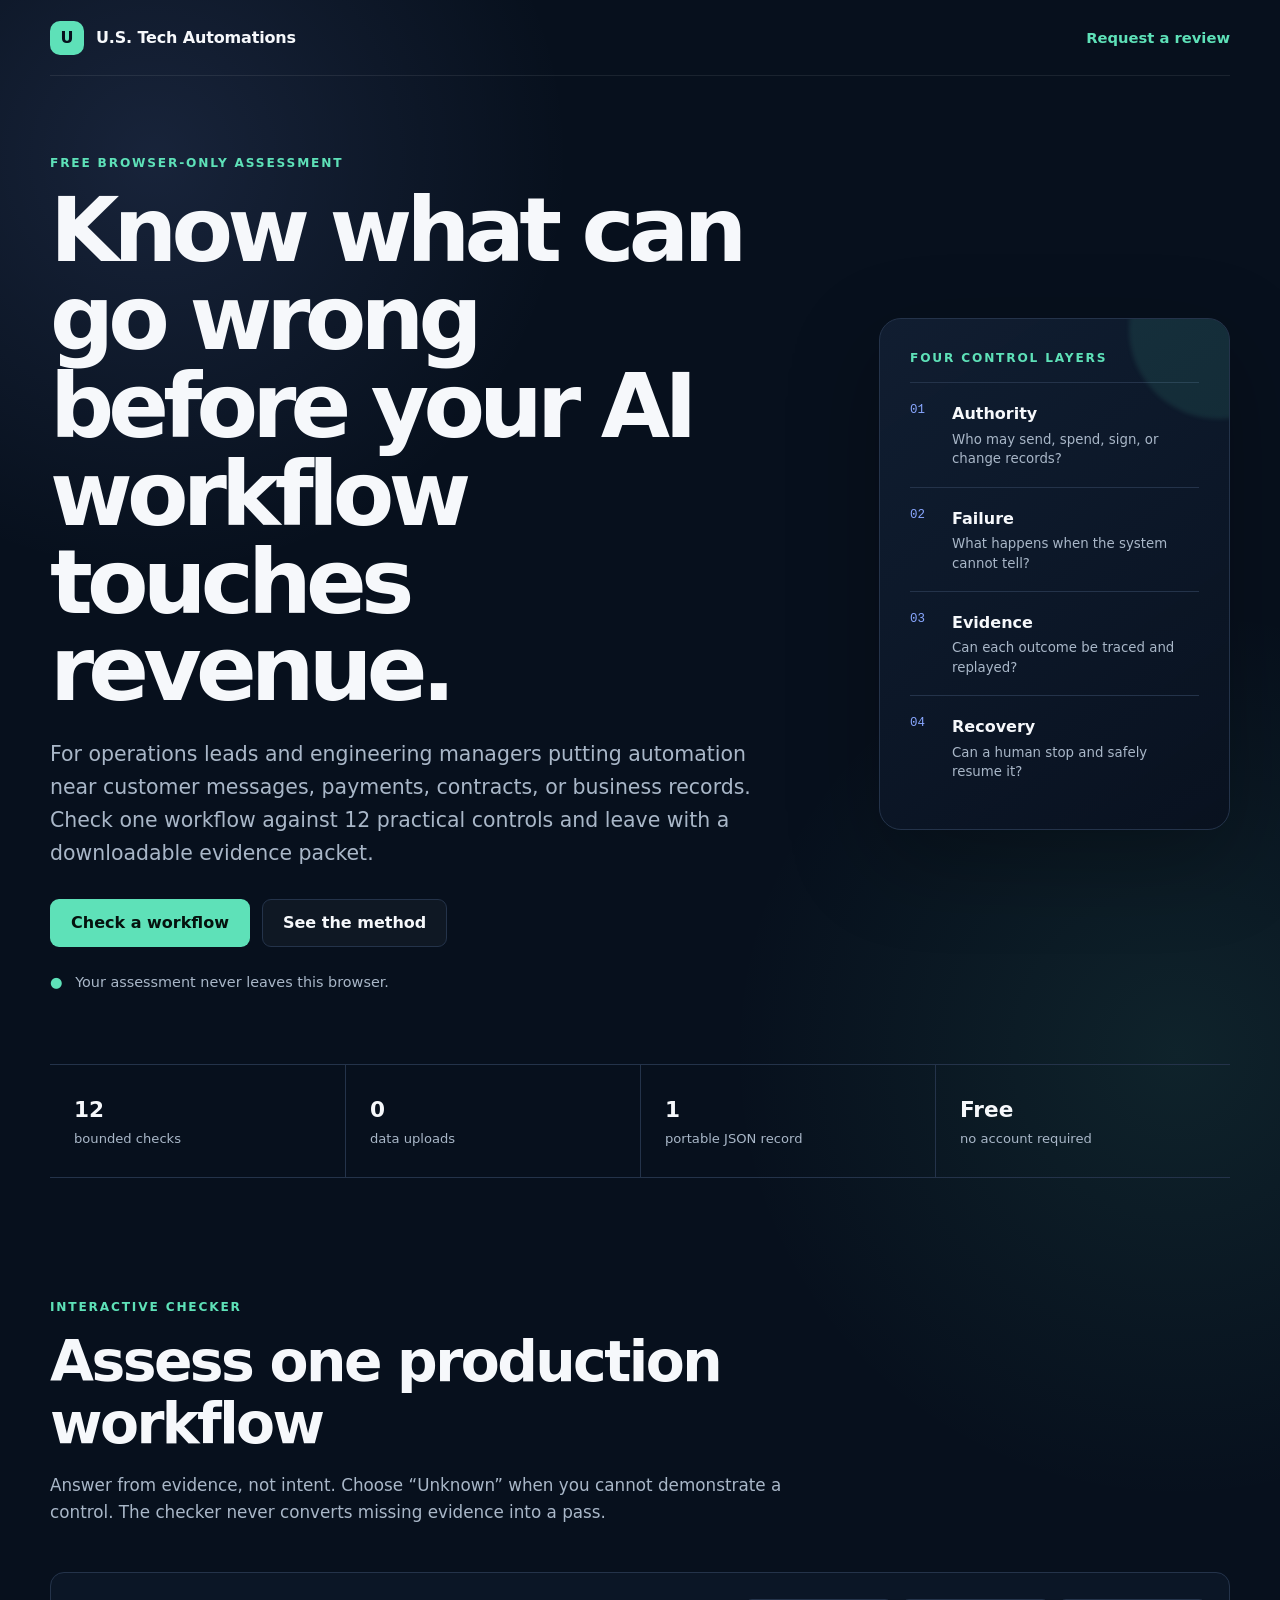
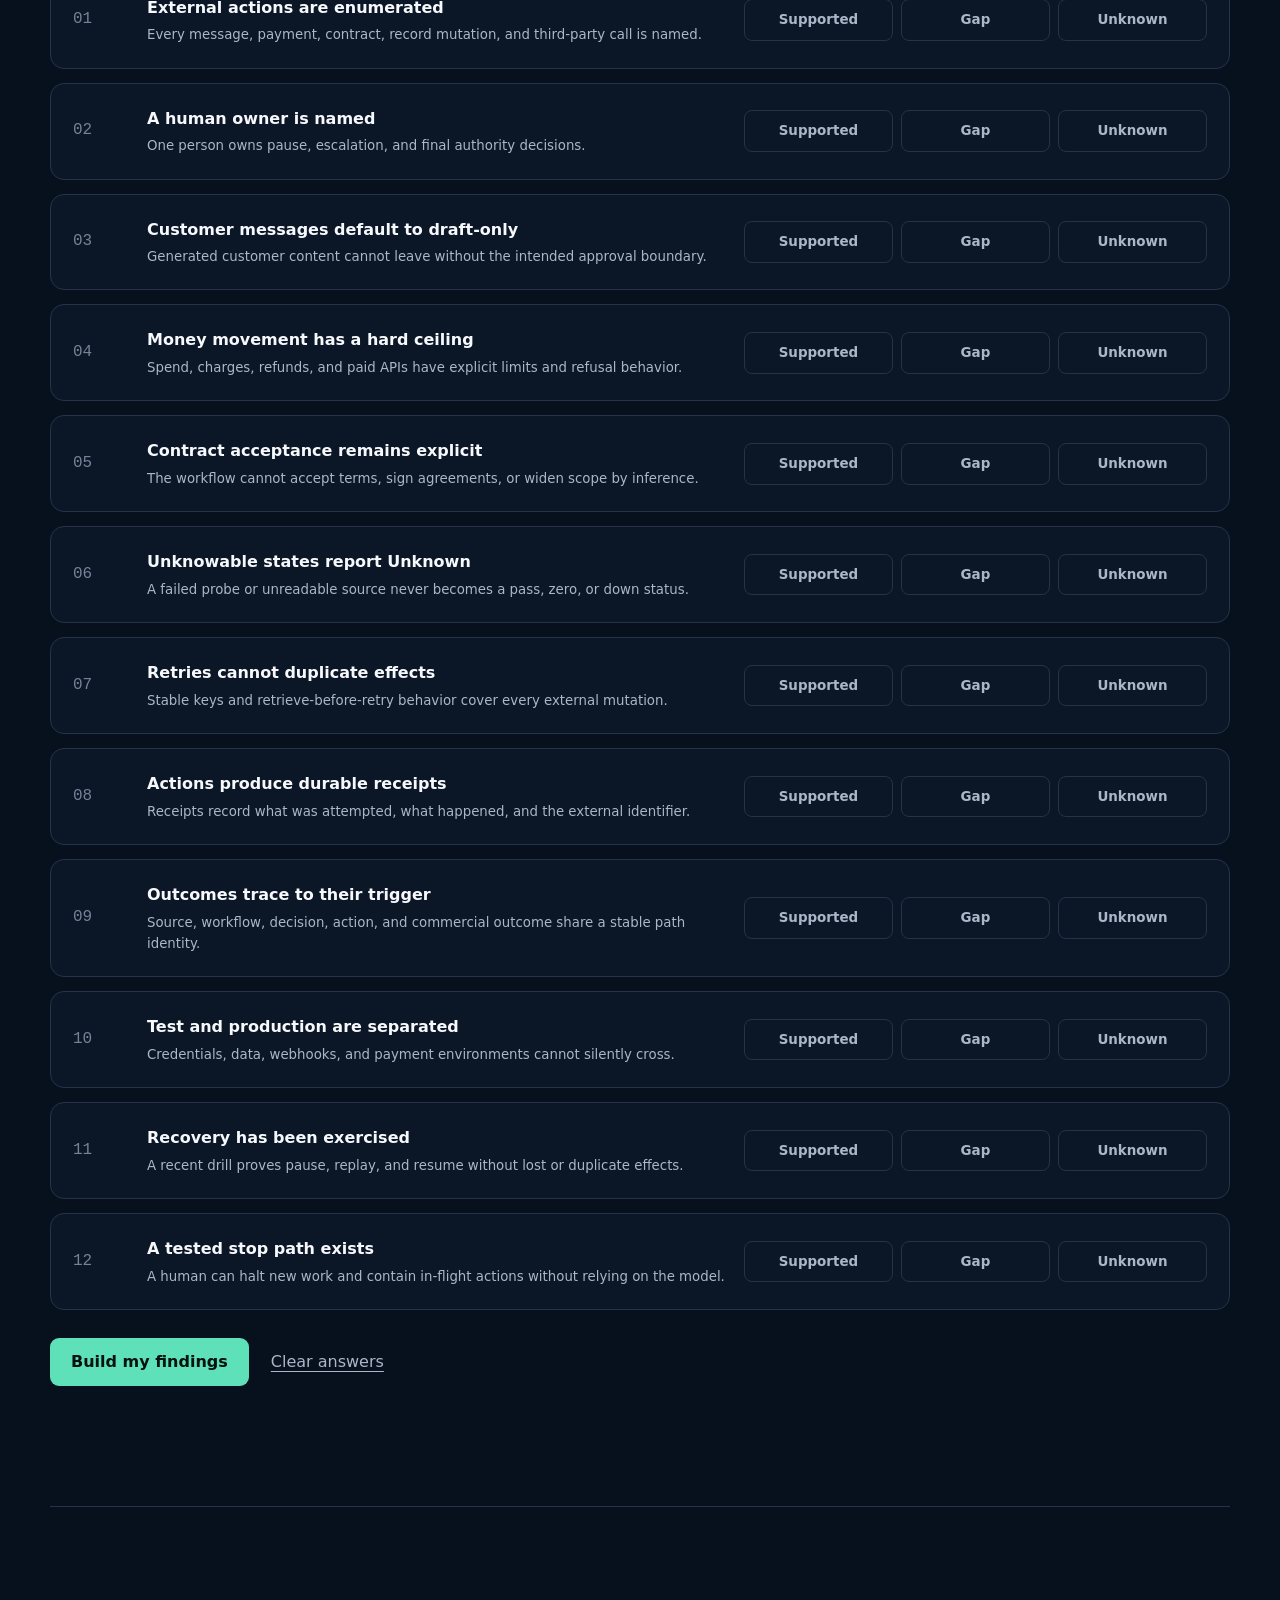
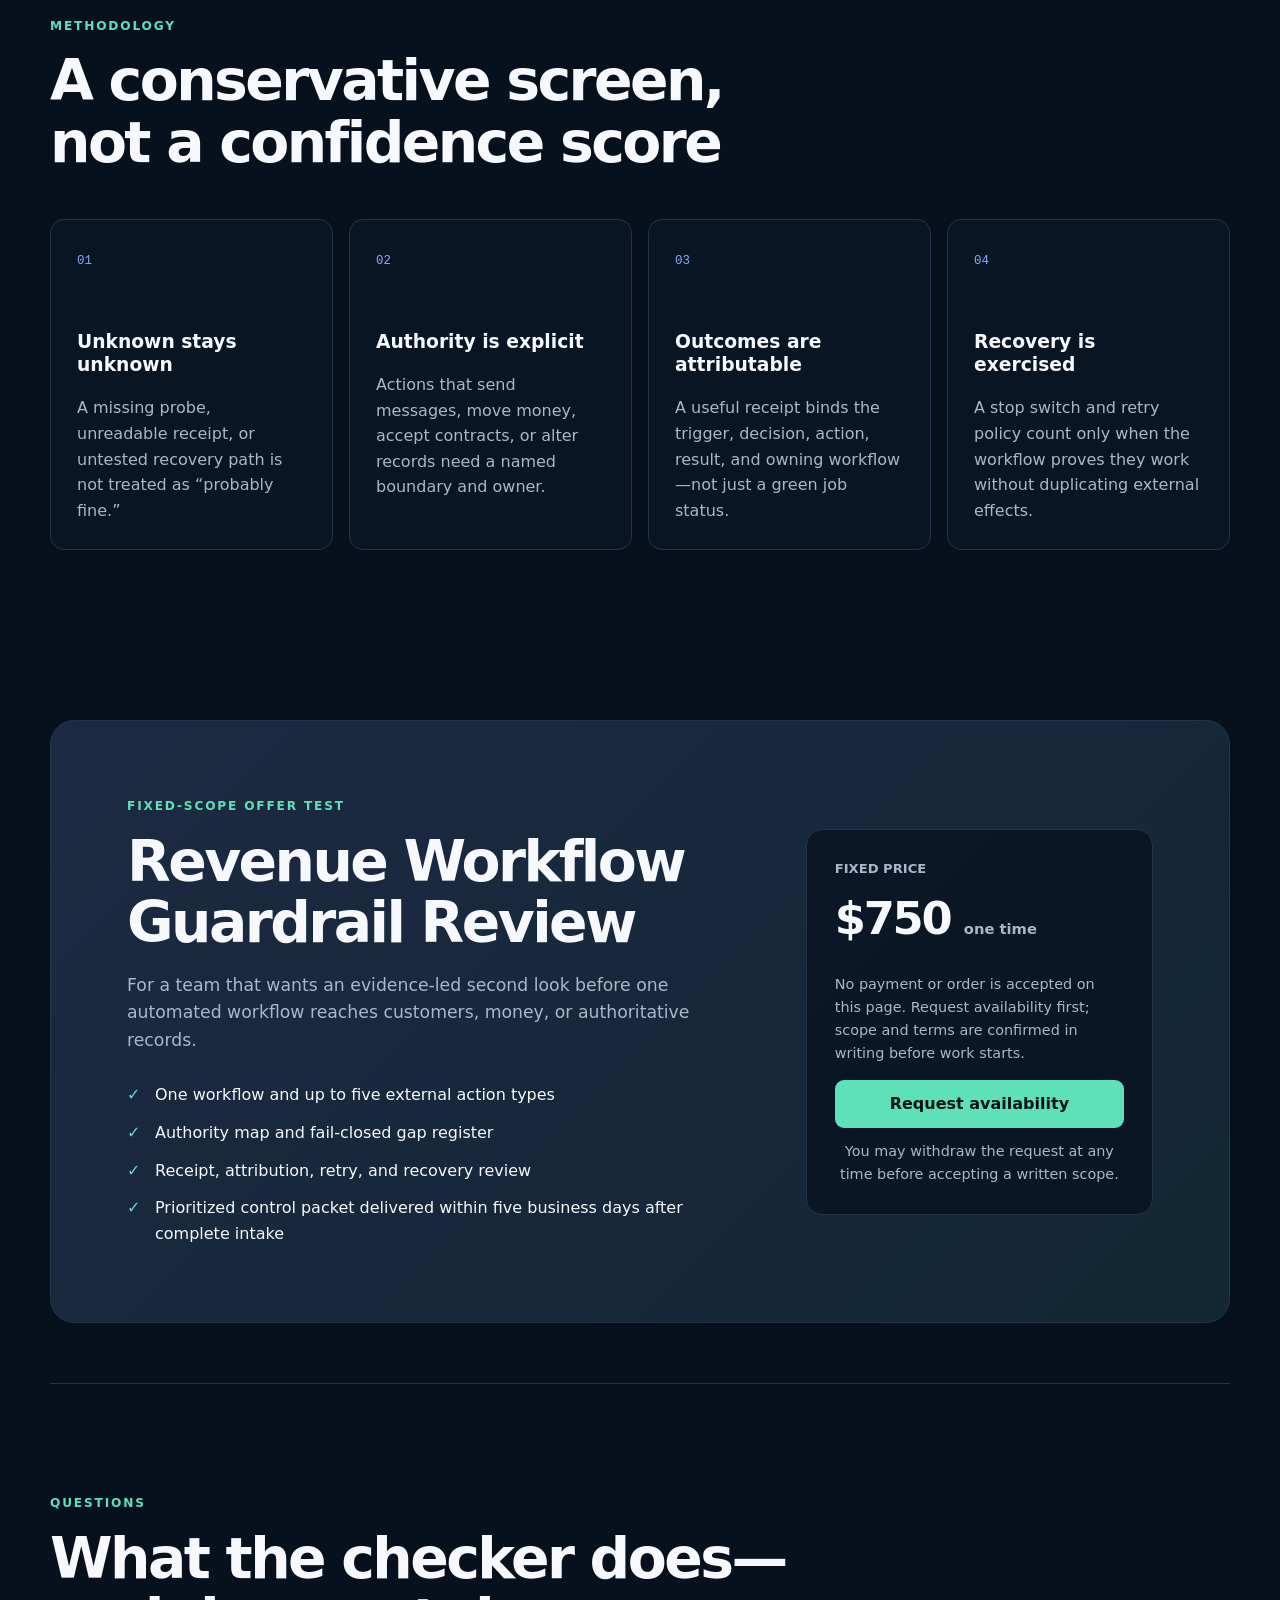
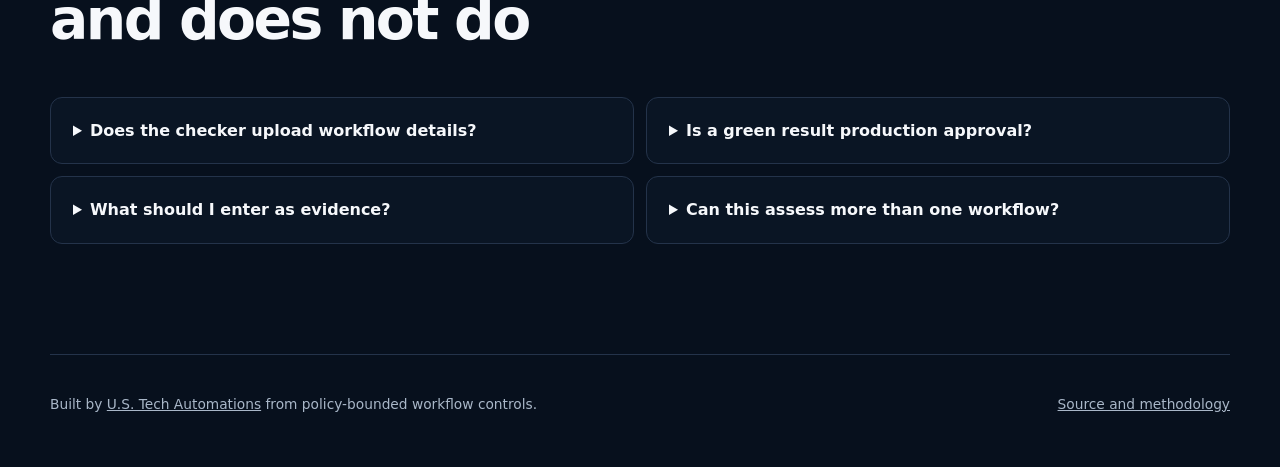
<file: index.html>
<!doctype html>
<html lang="en">
<head>
  <meta charset="utf-8">
  <meta name="viewport" content="width=device-width, initial-scale=1">
  <meta name="description" content="A free, browser-only checklist for teams putting AI workflows near customer messages, payments, or business records.">
  <meta name="robots" content="index,follow">
  <meta name="theme-color" content="#09111f">
  <meta property="og:type" content="website">
  <meta property="og:title" content="Revenue Workflow Guardrail Checker">
  <meta property="og:description" content="Find missing authority, failure, and evidence controls before an automated workflow reaches production.">
  <meta property="og:url" content="https://ustechautomations.github.io/revenue-workflow-guardrail-checker/">
  <title>Revenue Workflow Guardrail Checker | U.S. Tech Automations</title>
  <link rel="canonical" href="https://ustechautomations.github.io/revenue-workflow-guardrail-checker/">
  <link rel="icon" href="favicon.svg" type="image/svg+xml">
  <link rel="stylesheet" href="styles.css">
  <script defer src="app.js"></script>
  <script type="application/ld+json">
  {
    "@context": "https://schema.org",
    "@type": "SoftwareApplication",
    "name": "Revenue Workflow Guardrail Checker",
    "applicationCategory": "BusinessApplication",
    "operatingSystem": "Any modern browser",
    "isAccessibleForFree": true,
    "url": "https://ustechautomations.github.io/revenue-workflow-guardrail-checker/",
    "provider": {
      "@type": "Organization",
      "name": "U.S. Tech Automations",
      "url": "https://ustechautomations.com/"
    }
  }
  </script>
</head>
<body>
  <header class="site-header">
    <a class="brand" href="https://ustechautomations.com/" aria-label="U.S. Tech Automations home">
      <span class="brand-mark" aria-hidden="true">U</span>
      <span>U.S. Tech Automations</span>
    </a>
    <a class="header-link" href="#review-offer">Request a review</a>
  </header>

  <main>
    <section class="hero">
      <div class="hero-copy">
        <p class="eyebrow">Free browser-only assessment</p>
        <h1>Know what can go wrong before your AI workflow touches revenue.</h1>
        <p class="lede">For operations leads and engineering managers putting automation near customer messages, payments, contracts, or business records. Check one workflow against 12 practical controls and leave with a downloadable evidence packet.</p>
        <div class="hero-actions">
          <a class="button button-primary" href="#checker">Check a workflow</a>
          <a class="button button-secondary" href="#methodology">See the method</a>
        </div>
        <p class="privacy-line"><span aria-hidden="true">●</span> Your assessment never leaves this browser.</p>
      </div>
      <aside class="hero-card" aria-label="What this checker covers">
        <p class="card-kicker">Four control layers</p>
        <ol>
          <li><span>01</span><strong>Authority</strong><small>Who may send, spend, sign, or change records?</small></li>
          <li><span>02</span><strong>Failure</strong><small>What happens when the system cannot tell?</small></li>
          <li><span>03</span><strong>Evidence</strong><small>Can each outcome be traced and replayed?</small></li>
          <li><span>04</span><strong>Recovery</strong><small>Can a human stop and safely resume it?</small></li>
        </ol>
      </aside>
    </section>

    <section class="trust-strip" aria-label="Assessment properties">
      <div><strong>12</strong><span>bounded checks</span></div>
      <div><strong>0</strong><span>data uploads</span></div>
      <div><strong>1</strong><span>portable JSON record</span></div>
      <div><strong>Free</strong><span>no account required</span></div>
    </section>

    <section id="checker" class="checker-section">
      <div class="section-heading">
        <p class="eyebrow">Interactive checker</p>
        <h2>Assess one production workflow</h2>
        <p>Answer from evidence, not intent. Choose “Unknown” when you cannot demonstrate a control. The checker never converts missing evidence into a pass.</p>
      </div>

      <form id="assessment-form" novalidate>
        <div id="question-list" class="question-list"></div>
        <div class="form-actions">
          <button class="button button-primary" type="submit">Build my findings</button>
          <button class="text-button" type="reset">Clear answers</button>
        </div>
      </form>

      <section id="results" class="results" aria-live="polite" hidden>
        <div class="results-topline">
          <div>
            <p class="eyebrow">Assessment result</p>
            <h2 id="result-title">Evidence needed</h2>
          </div>
          <div id="result-badge" class="result-badge">Unknown</div>
        </div>
        <p id="result-summary" class="result-summary"></p>
        <div class="result-metrics">
          <div><strong id="count-supported">0</strong><span>supported</span></div>
          <div><strong id="count-gaps">0</strong><span>gaps</span></div>
          <div><strong id="count-unknown">0</strong><span>unknown</span></div>
        </div>
        <div class="findings-grid">
          <div>
            <h3>Next controls to close</h3>
            <ol id="finding-list" class="finding-list"></ol>
          </div>
          <div class="result-note">
            <h3>What this result means</h3>
            <p>This is a structured screening record, not a security audit, legal opinion, certification, or production approval. Validate each control in your own environment before changing authority.</p>
          </div>
        </div>
        <label class="notes-label" for="assessment-notes">Optional internal note</label>
        <textarea id="assessment-notes" rows="3" maxlength="800" placeholder="Workflow name, owner, evidence links, or review context"></textarea>
        <div class="result-actions">
          <button id="download-report" class="button button-primary" type="button">Download JSON evidence packet</button>
          <button id="print-report" class="button button-secondary" type="button">Print result</button>
        </div>
      </section>
    </section>

    <section id="methodology" class="methodology">
      <div class="section-heading">
        <p class="eyebrow">Methodology</p>
        <h2>A conservative screen, not a confidence score</h2>
      </div>
      <div class="method-grid">
        <article>
          <span>01</span>
          <h3>Unknown stays unknown</h3>
          <p>A missing probe, unreadable receipt, or untested recovery path is not treated as “probably fine.”</p>
        </article>
        <article>
          <span>02</span>
          <h3>Authority is explicit</h3>
          <p>Actions that send messages, move money, accept contracts, or alter records need a named boundary and owner.</p>
        </article>
        <article>
          <span>03</span>
          <h3>Outcomes are attributable</h3>
          <p>A useful receipt binds the trigger, decision, action, result, and owning workflow—not just a green job status.</p>
        </article>
        <article>
          <span>04</span>
          <h3>Recovery is exercised</h3>
          <p>A stop switch and retry policy count only when the workflow proves they work without duplicating external effects.</p>
        </article>
      </div>
    </section>

    <section id="review-offer" class="offer-section">
      <div>
        <p class="eyebrow">Fixed-scope offer test</p>
        <h2>Revenue Workflow Guardrail Review</h2>
        <p class="offer-lede">For a team that wants an evidence-led second look before one automated workflow reaches customers, money, or authoritative records.</p>
        <ul class="offer-list">
          <li>One workflow and up to five external action types</li>
          <li>Authority map and fail-closed gap register</li>
          <li>Receipt, attribution, retry, and recovery review</li>
          <li>Prioritized control packet delivered within five business days after complete intake</li>
        </ul>
      </div>
      <aside class="price-card">
        <p class="price-label">Fixed price</p>
        <p class="price">$750 <span>one time</span></p>
        <p>No payment or order is accepted on this page. Request availability first; scope and terms are confirmed in writing before work starts.</p>
        <a class="button button-primary button-wide" href="offers/revenue-workflow-guardrail-review/">Request availability</a>
        <p class="withdrawal">You may withdraw the request at any time before accepting a written scope.</p>
      </aside>
    </section>

    <section class="faq-section">
      <div class="section-heading">
        <p class="eyebrow">Questions</p>
        <h2>What the checker does—and does not do</h2>
      </div>
      <div class="faq-grid">
        <details>
          <summary>Does the checker upload workflow details?</summary>
          <p>No. The page has no form endpoint, analytics script, account system, or network request for assessment data. The optional JSON packet is created locally.</p>
        </details>
        <details>
          <summary>Is a green result production approval?</summary>
          <p>No. It means your answers did not expose a listed gap. It does not independently inspect your system or authorize deployment.</p>
        </details>
        <details>
          <summary>What should I enter as evidence?</summary>
          <p>Use concrete artifacts: policy files, screenshots, test receipts, logs, replay results, and named ownership records. Aspirations are not evidence.</p>
        </details>
        <details>
          <summary>Can this assess more than one workflow?</summary>
          <p>Run and export a separate packet for each workflow. Mixing authorities and recovery paths makes the result less useful.</p>
        </details>
      </div>
    </section>
  </main>

  <footer>
    <p>Built by <a href="https://ustechautomations.com/">U.S. Tech Automations</a> from policy-bounded workflow controls.</p>
    <p><a href="https://github.com/USTechAutomations/revenue-workflow-guardrail-checker">Source and methodology</a></p>
  </footer>
</body>
</html>
</file>
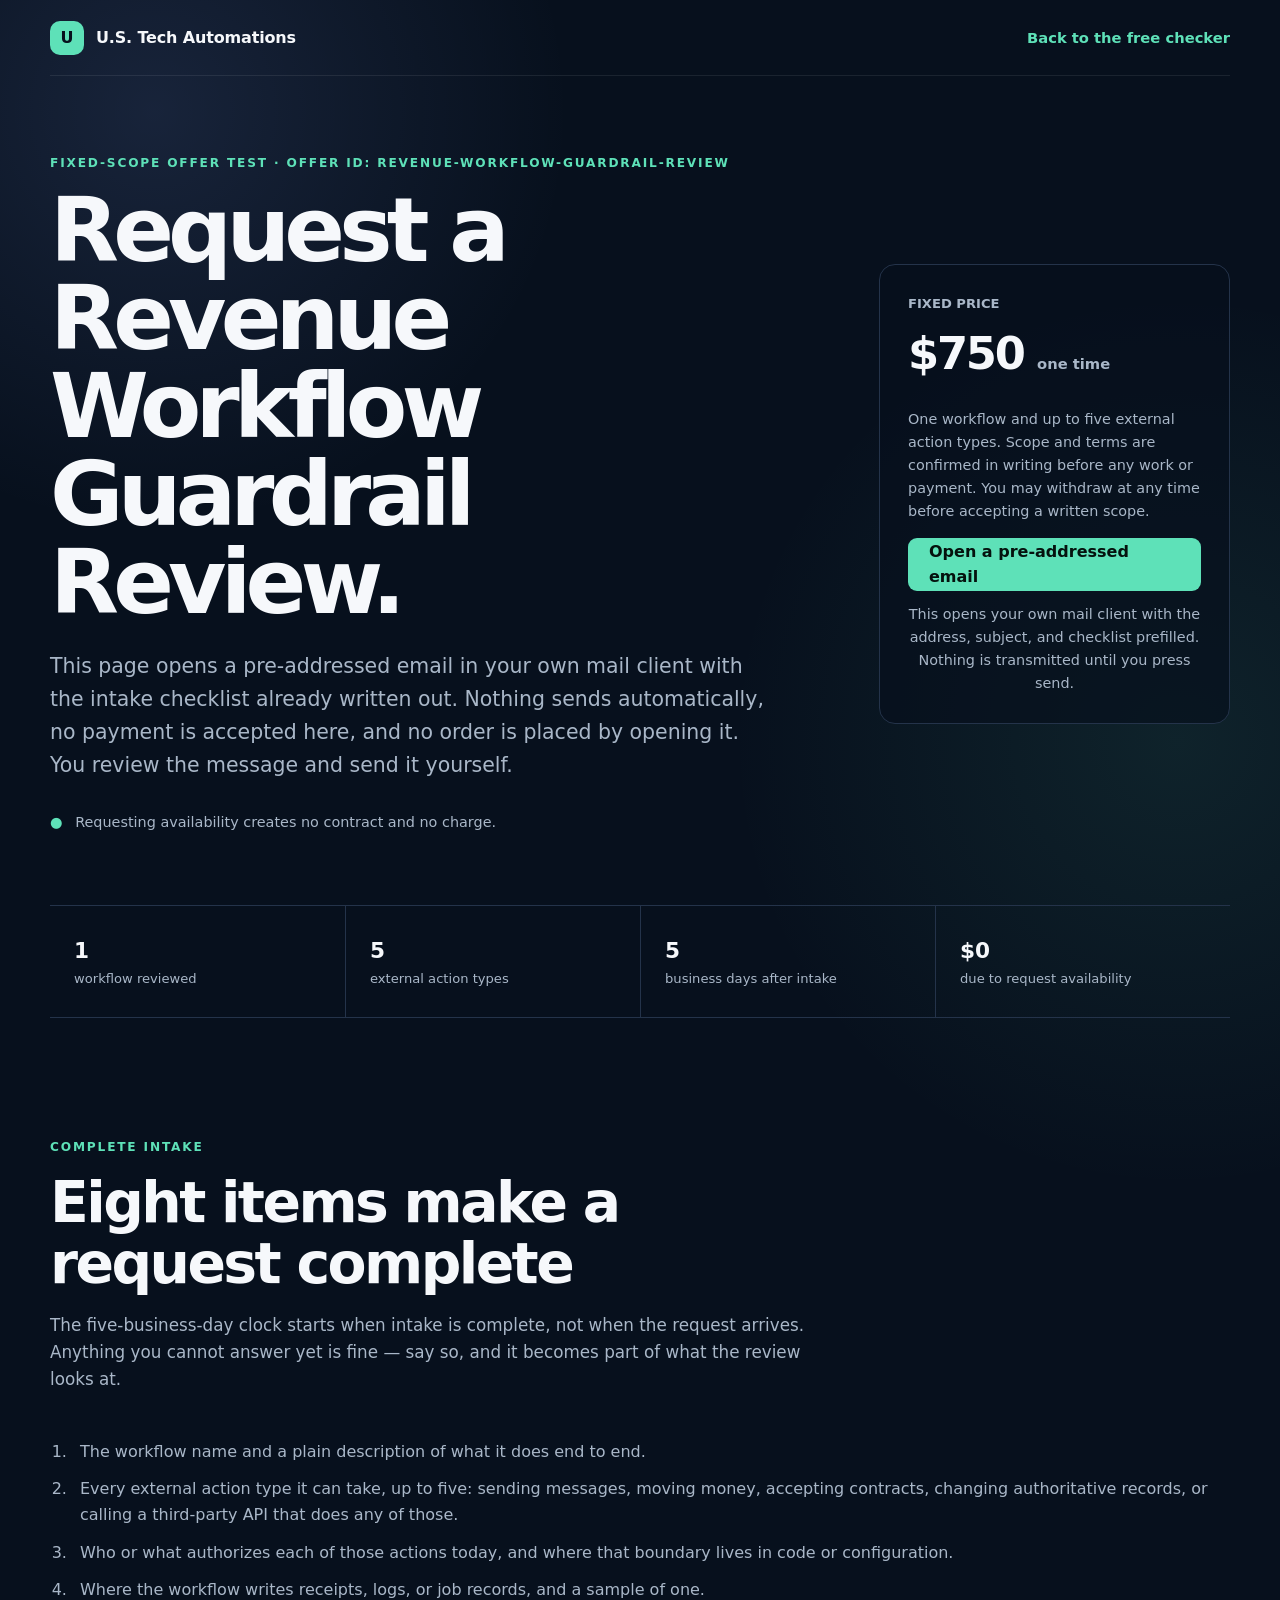
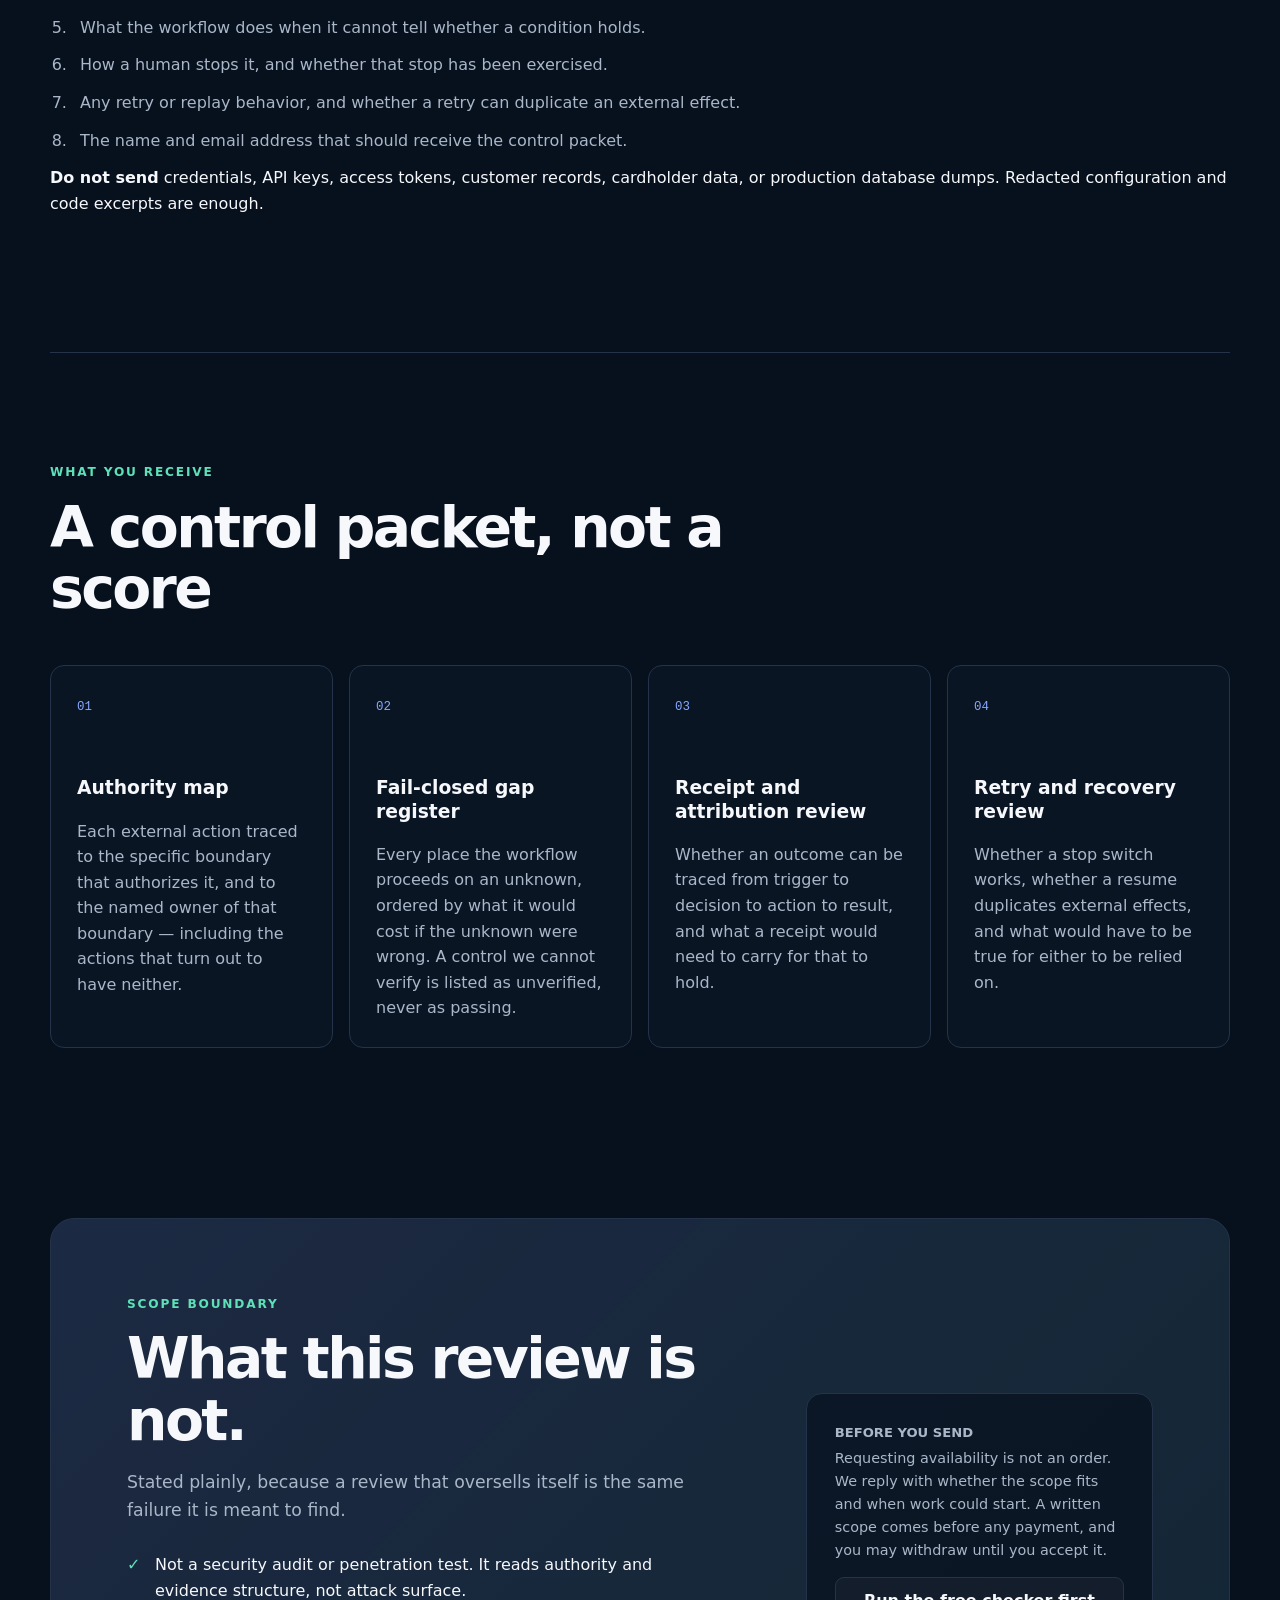
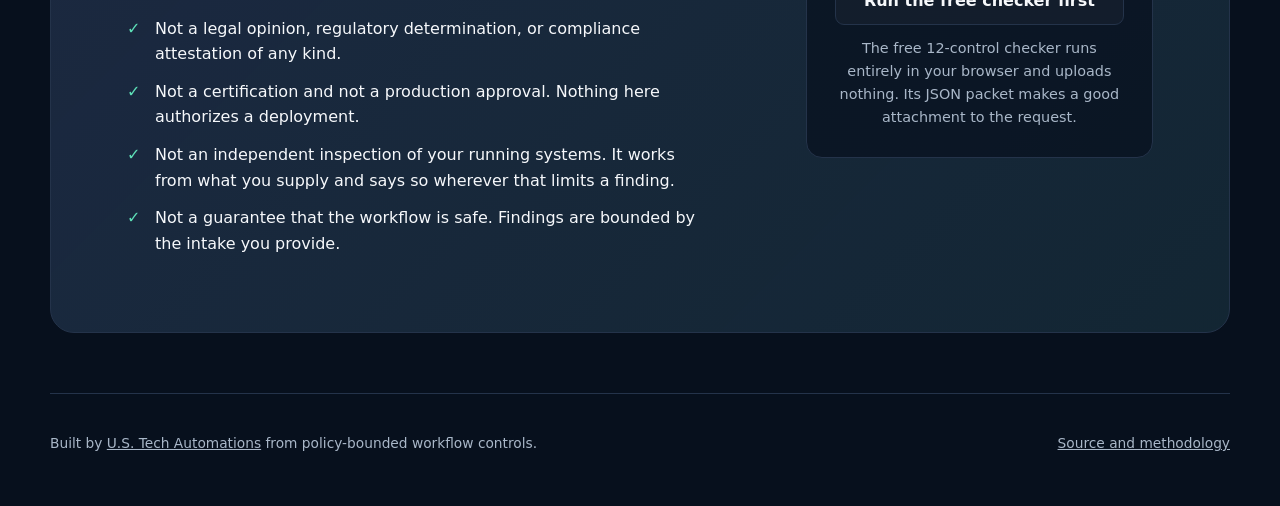
<file: offers/revenue-workflow-guardrail-review/index.html>
<!doctype html>
<html lang="en">
<head>
  <meta charset="utf-8">
  <meta name="viewport" content="width=device-width, initial-scale=1">
  <meta name="description" content="Request a fixed-scope $750 Revenue Workflow Guardrail Review covering one workflow and up to five external action types.">
  <meta name="robots" content="index,follow">
  <meta name="theme-color" content="#09111f">
  <meta property="og:type" content="website">
  <meta property="og:title" content="Request a Revenue Workflow Guardrail Review">
  <meta property="og:description" content="A fixed-scope $750 review of one production workflow: authority map, fail-closed gap register, receipt and recovery review.">
  <meta property="og:url" content="https://ustechautomations.github.io/revenue-workflow-guardrail-checker/offers/revenue-workflow-guardrail-review/">
  <title>Request a Revenue Workflow Guardrail Review | U.S. Tech Automations</title>
  <link rel="canonical" href="https://ustechautomations.github.io/revenue-workflow-guardrail-checker/offers/revenue-workflow-guardrail-review/">
  <link rel="icon" href="../../favicon.svg" type="image/svg+xml">
  <link rel="stylesheet" href="../../styles.css">
</head>
<body>
  <header class="site-header">
    <a class="brand" href="../../" aria-label="Revenue Workflow Guardrail Checker home">
      <span class="brand-mark" aria-hidden="true">U</span>
      <span>U.S. Tech Automations</span>
    </a>
    <a class="header-link" href="../../#checker">Back to the free checker</a>
  </header>

  <main>
    <section class="hero">
      <div class="hero-copy">
        <p class="eyebrow">Fixed-scope offer test · Offer ID: revenue-workflow-guardrail-review</p>
        <h1>Request a Revenue Workflow Guardrail Review.</h1>
        <p class="lede">This page opens a pre-addressed email in your own mail client with the intake checklist already written out. Nothing sends automatically, no payment is accepted here, and no order is placed by opening it. You review the message and send it yourself.</p>
        <p class="privacy-line"><span aria-hidden="true">●</span> Requesting availability creates no contract and no charge.</p>
      </div>
      <aside class="price-card" aria-label="Fixed price and scope">
        <p class="price-label">Fixed price</p>
        <p class="price">$750 <span>one time</span></p>
        <p>One workflow and up to five external action types. Scope and terms are confirmed in writing before any work or payment. You may withdraw at any time before accepting a written scope.</p>
        <a class="button button-primary button-wide" href="mailto:operations@ustechautomations.com?subject=Revenue%20Workflow%20Guardrail%20Review%20request%20%5Brevenue-workflow-guardrail-review%5D&amp;body=Workflow%20name%3A%0AWhat%20it%20does%20end%20to%20end%3A%0AExternal%20action%20types%20it%20can%20take%20(up%20to%20five)%3A%0AWho%20currently%20authorizes%20each%20one%3A%0AWhere%20receipts%20or%20logs%20are%20written%3A%0AHow%20it%20is%20stopped%20today%3A%0ATarget%20date%20for%20the%20review%3A%0ADelivery%20contact%20name%20and%20email%3A%0A%0AI%20understand%20this%20message%20requests%20availability%20only%2C%20that%20no%20payment%20is%20being%20made%2C%20and%20that%20scope%20is%20confirmed%20in%20writing%20before%20work%20starts.%20I%20have%20not%20included%20credentials%2C%20API%20keys%2C%20customer%20records%2C%20or%20cardholder%20data.">Open a pre-addressed email</a>
        <p class="withdrawal">This opens your own mail client with the address, subject, and checklist prefilled. Nothing is transmitted until you press send.</p>
      </aside>
    </section>

    <section class="trust-strip" aria-label="Review properties">
      <div><strong>1</strong><span>workflow reviewed</span></div>
      <div><strong>5</strong><span>external action types</span></div>
      <div><strong>5</strong><span>business days after intake</span></div>
      <div><strong>$0</strong><span>due to request availability</span></div>
    </section>

    <section id="intake" class="checker-section">
      <div class="section-heading">
        <p class="eyebrow">Complete intake</p>
        <h2>Eight items make a request complete</h2>
        <p>The five-business-day clock starts when intake is complete, not when the request arrives. Anything you cannot answer yet is fine — say so, and it becomes part of what the review looks at.</p>
      </div>
      <ol class="finding-list">
        <li>The workflow name and a plain description of what it does end to end.</li>
        <li>Every external action type it can take, up to five: sending messages, moving money, accepting contracts, changing authoritative records, or calling a third-party API that does any of those.</li>
        <li>Who or what authorizes each of those actions today, and where that boundary lives in code or configuration.</li>
        <li>Where the workflow writes receipts, logs, or job records, and a sample of one.</li>
        <li>What the workflow does when it cannot tell whether a condition holds.</li>
        <li>How a human stops it, and whether that stop has been exercised.</li>
        <li>Any retry or replay behavior, and whether a retry can duplicate an external effect.</li>
        <li>The name and email address that should receive the control packet.</li>
      </ol>
      <p><strong>Do not send</strong> credentials, API keys, access tokens, customer records, cardholder data, or production database dumps. Redacted configuration and code excerpts are enough.</p>
    </section>

    <section class="methodology">
      <div class="section-heading">
        <p class="eyebrow">What you receive</p>
        <h2>A control packet, not a score</h2>
      </div>
      <div class="method-grid">
        <article>
          <span>01</span>
          <h3>Authority map</h3>
          <p>Each external action traced to the specific boundary that authorizes it, and to the named owner of that boundary — including the actions that turn out to have neither.</p>
        </article>
        <article>
          <span>02</span>
          <h3>Fail-closed gap register</h3>
          <p>Every place the workflow proceeds on an unknown, ordered by what it would cost if the unknown were wrong. A control we cannot verify is listed as unverified, never as passing.</p>
        </article>
        <article>
          <span>03</span>
          <h3>Receipt and attribution review</h3>
          <p>Whether an outcome can be traced from trigger to decision to action to result, and what a receipt would need to carry for that to hold.</p>
        </article>
        <article>
          <span>04</span>
          <h3>Retry and recovery review</h3>
          <p>Whether a stop switch works, whether a resume duplicates external effects, and what would have to be true for either to be relied on.</p>
        </article>
      </div>
    </section>

    <section id="scope" class="offer-section">
      <div>
        <p class="eyebrow">Scope boundary</p>
        <h2>What this review is not.</h2>
        <p class="offer-lede">Stated plainly, because a review that oversells itself is the same failure it is meant to find.</p>
        <ul class="offer-list">
          <li>Not a security audit or penetration test. It reads authority and evidence structure, not attack surface.</li>
          <li>Not a legal opinion, regulatory determination, or compliance attestation of any kind.</li>
          <li>Not a certification and not a production approval. Nothing here authorizes a deployment.</li>
          <li>Not an independent inspection of your running systems. It works from what you supply and says so wherever that limits a finding.</li>
          <li>Not a guarantee that the workflow is safe. Findings are bounded by the intake you provide.</li>
        </ul>
      </div>
      <aside class="price-card">
        <p class="price-label">Before you send</p>
        <p>Requesting availability is not an order. We reply with whether the scope fits and when work could start. A written scope comes before any payment, and you may withdraw until you accept it.</p>
        <a class="button button-secondary button-wide" href="../../#checker">Run the free checker first</a>
        <p class="withdrawal">The free 12-control checker runs entirely in your browser and uploads nothing. Its JSON packet makes a good attachment to the request.</p>
      </aside>
    </section>
  </main>

  <footer>
    <p>Built by <a href="https://ustechautomations.com/">U.S. Tech Automations</a> from policy-bounded workflow controls.</p>
    <p><a href="https://github.com/USTechAutomations/revenue-workflow-guardrail-checker">Source and methodology</a></p>
  </footer>
</body>
</html>
</file>
<file: styles.css>
:root {
  color-scheme: dark;
  --ink: #f6f8fb;
  --muted: #a9b7c8;
  --dim: #748399;
  --surface: #0d1829;
  --surface-2: #111f33;
  --line: #24334a;
  --accent: #5ee1b8;
  --accent-2: #89a7ff;
  --danger: #ff8a8a;
  --warning: #ffd479;
  --page: #07101d;
  --max: 1180px;
  font-family: Inter, ui-sans-serif, system-ui, -apple-system, BlinkMacSystemFont, "Segoe UI", sans-serif;
  font-synthesis: none;
}

* {
  box-sizing: border-box;
}

.sr-only {
  position: absolute;
  width: 1px;
  height: 1px;
  padding: 0;
  overflow: hidden;
  clip: rect(0, 0, 0, 0);
  white-space: nowrap;
  border: 0;
}

html {
  scroll-behavior: smooth;
}

body {
  margin: 0;
  color: var(--ink);
  background:
    radial-gradient(circle at 12% 3%, rgba(137, 167, 255, 0.13), transparent 26rem),
    radial-gradient(circle at 92% 20%, rgba(94, 225, 184, 0.09), transparent 28rem),
    var(--page);
  line-height: 1.6;
}

a {
  color: inherit;
}

button,
textarea {
  font: inherit;
}

.site-header,
main,
footer {
  width: min(calc(100% - 40px), var(--max));
  margin-inline: auto;
}

.site-header {
  min-height: 76px;
  display: flex;
  align-items: center;
  justify-content: space-between;
  border-bottom: 1px solid rgba(255, 255, 255, 0.08);
}

.brand {
  display: inline-flex;
  gap: 12px;
  align-items: center;
  text-decoration: none;
  font-weight: 750;
  letter-spacing: -0.01em;
}

.brand-mark {
  display: grid;
  width: 34px;
  height: 34px;
  place-items: center;
  color: #07101d;
  background: var(--accent);
  border-radius: 10px;
  font-weight: 900;
}

.header-link {
  color: var(--accent);
  font-size: 0.92rem;
  font-weight: 700;
  text-decoration: none;
}

.hero {
  display: grid;
  grid-template-columns: minmax(0, 1.35fr) minmax(320px, 0.65fr);
  gap: clamp(36px, 8vw, 100px);
  align-items: center;
  min-height: 690px;
  padding: 78px 0 70px;
}

.eyebrow,
.card-kicker {
  margin: 0 0 14px;
  color: var(--accent);
  font-size: 0.76rem;
  font-weight: 850;
  letter-spacing: 0.15em;
  text-transform: uppercase;
}

h1,
h2,
h3,
p {
  margin-top: 0;
}

h1 {
  max-width: 820px;
  margin-bottom: 24px;
  font-size: clamp(3.1rem, 7vw, 6.25rem);
  line-height: 0.98;
  letter-spacing: -0.065em;
}

h2 {
  margin-bottom: 18px;
  font-size: clamp(2rem, 4.6vw, 3.55rem);
  line-height: 1.08;
  letter-spacing: -0.045em;
}

h3 {
  line-height: 1.25;
}

.lede {
  max-width: 720px;
  margin-bottom: 30px;
  color: var(--muted);
  font-size: clamp(1.05rem, 1.8vw, 1.28rem);
}

.hero-actions,
.result-actions {
  display: flex;
  flex-wrap: wrap;
  gap: 12px;
}

.button {
  display: inline-flex;
  min-height: 48px;
  align-items: center;
  justify-content: center;
  padding: 0 20px;
  border: 1px solid transparent;
  border-radius: 9px;
  cursor: pointer;
  font-weight: 800;
  text-decoration: none;
  transition: transform 150ms ease, border-color 150ms ease, background 150ms ease;
}

.button:hover {
  transform: translateY(-1px);
}

.button:focus-visible,
.text-button:focus-visible,
input:focus-visible,
textarea:focus-visible,
summary:focus-visible {
  outline: 3px solid rgba(137, 167, 255, 0.75);
  outline-offset: 3px;
}

.button-primary {
  color: #05120e;
  background: var(--accent);
}

.button-primary:hover {
  background: #78ebc7;
}

.button-secondary {
  color: var(--ink);
  background: rgba(255, 255, 255, 0.03);
  border-color: var(--line);
}

.privacy-line {
  margin: 24px 0 0;
  color: var(--muted);
  font-size: 0.9rem;
}

.privacy-line span {
  margin-right: 8px;
  color: var(--accent);
}

.hero-card {
  position: relative;
  padding: 30px;
  overflow: hidden;
  background: linear-gradient(145deg, rgba(17, 31, 51, 0.92), rgba(9, 17, 31, 0.96));
  border: 1px solid var(--line);
  border-radius: 22px;
  box-shadow: 0 30px 90px rgba(0, 0, 0, 0.28);
}

.hero-card::before {
  position: absolute;
  top: -80px;
  right: -80px;
  width: 180px;
  height: 180px;
  background: rgba(94, 225, 184, 0.1);
  border-radius: 50%;
  content: "";
  filter: blur(2px);
}

.hero-card ol {
  margin: 0;
  padding: 0;
  list-style: none;
}

.hero-card li {
  display: grid;
  grid-template-columns: 42px 1fr;
  padding: 18px 0;
  border-top: 1px solid var(--line);
}

.hero-card li > span {
  grid-row: span 2;
  color: var(--accent-2);
  font-family: ui-monospace, SFMono-Regular, Menlo, monospace;
  font-size: 0.78rem;
}

.hero-card strong,
.hero-card small {
  display: block;
}

.hero-card small {
  margin-top: 3px;
  color: var(--muted);
  line-height: 1.45;
}

.trust-strip {
  display: grid;
  grid-template-columns: repeat(4, 1fr);
  margin-bottom: 120px;
  border-block: 1px solid var(--line);
}

.trust-strip div {
  padding: 28px 24px;
  border-left: 1px solid var(--line);
}

.trust-strip div:first-child {
  border-left: 0;
}

.trust-strip strong,
.trust-strip span {
  display: block;
}

.trust-strip strong {
  font-size: 1.35rem;
}

.trust-strip span {
  color: var(--muted);
  font-size: 0.82rem;
}

.checker-section {
  padding: 0 0 120px;
}

.section-heading {
  max-width: 770px;
  margin-bottom: 46px;
}

.section-heading > p:last-child {
  color: var(--muted);
  font-size: 1.05rem;
}

.question-list {
  display: grid;
  gap: 14px;
}

.question {
  display: grid;
  grid-template-columns: 56px minmax(0, 1fr) minmax(360px, 0.8fr);
  gap: 18px;
  align-items: center;
  min-inline-size: 0;
  margin: 0;
  padding: 22px;
  background: rgba(13, 24, 41, 0.76);
  border: 1px solid var(--line);
  border-radius: 14px;
}

.question-number {
  color: var(--dim);
  font-family: ui-monospace, SFMono-Regular, Menlo, monospace;
}

.question-copy strong,
.question-copy small {
  display: block;
}

.question-copy small {
  margin-top: 4px;
  color: var(--muted);
}

.answer-group {
  display: grid;
  grid-template-columns: repeat(3, 1fr);
  gap: 8px;
}

.answer-group input {
  position: absolute;
  opacity: 0;
  pointer-events: none;
}

.answer-group label {
  padding: 9px 10px;
  border: 1px solid var(--line);
  border-radius: 8px;
  cursor: pointer;
  color: var(--muted);
  font-size: 0.84rem;
  font-weight: 750;
  text-align: center;
}

.answer-group input:checked + label {
  color: var(--ink);
  background: rgba(137, 167, 255, 0.14);
  border-color: var(--accent-2);
}

.answer-group input:focus-visible + label {
  outline: 3px solid rgba(137, 167, 255, 0.75);
  outline-offset: 2px;
}

.form-actions {
  display: flex;
  gap: 18px;
  align-items: center;
  margin-top: 28px;
}

.text-button {
  padding: 10px 4px;
  border: 0;
  cursor: pointer;
  color: var(--muted);
  background: transparent;
  text-decoration: underline;
  text-underline-offset: 4px;
}

.results {
  margin-top: 54px;
  padding: clamp(24px, 5vw, 52px);
  background: linear-gradient(145deg, rgba(17, 31, 51, 0.96), rgba(10, 20, 34, 0.96));
  border: 1px solid var(--line);
  border-radius: 20px;
}

.results-topline {
  display: flex;
  gap: 24px;
  align-items: flex-start;
  justify-content: space-between;
}

.result-badge {
  padding: 8px 14px;
  color: var(--warning);
  background: rgba(255, 212, 121, 0.09);
  border: 1px solid rgba(255, 212, 121, 0.35);
  border-radius: 999px;
  font-size: 0.82rem;
  font-weight: 850;
  text-transform: uppercase;
}

.result-badge.hold {
  color: var(--danger);
  background: rgba(255, 138, 138, 0.08);
  border-color: rgba(255, 138, 138, 0.35);
}

.result-badge.review {
  color: var(--accent);
  background: rgba(94, 225, 184, 0.08);
  border-color: rgba(94, 225, 184, 0.35);
}

.result-summary {
  max-width: 800px;
  color: var(--muted);
}

.result-metrics {
  display: grid;
  grid-template-columns: repeat(3, minmax(0, 160px));
  gap: 10px;
  margin: 32px 0;
}

.result-metrics div {
  padding: 16px;
  background: rgba(255, 255, 255, 0.025);
  border: 1px solid var(--line);
  border-radius: 10px;
}

.result-metrics strong,
.result-metrics span {
  display: block;
}

.result-metrics strong {
  font-size: 1.65rem;
}

.result-metrics span {
  color: var(--muted);
  font-size: 0.78rem;
}

.findings-grid {
  display: grid;
  grid-template-columns: 1.2fr 0.8fr;
  gap: 38px;
  margin-bottom: 30px;
}

.finding-list {
  margin: 0;
  padding-left: 22px;
}

.finding-list li {
  margin-bottom: 12px;
  padding-left: 8px;
  color: var(--muted);
}

.finding-list strong {
  color: var(--ink);
}

.result-note {
  padding: 22px;
  background: rgba(255, 255, 255, 0.025);
  border: 1px solid var(--line);
  border-radius: 12px;
}

.result-note p {
  margin-bottom: 0;
  color: var(--muted);
}

.notes-label {
  display: block;
  margin-bottom: 8px;
  font-size: 0.88rem;
  font-weight: 800;
}

textarea {
  width: 100%;
  padding: 14px;
  resize: vertical;
  color: var(--ink);
  background: #081321;
  border: 1px solid var(--line);
  border-radius: 9px;
}

.result-actions {
  margin-top: 18px;
}

.methodology,
.faq-section {
  padding: 110px 0;
  border-top: 1px solid var(--line);
}

.method-grid {
  display: grid;
  grid-template-columns: repeat(4, 1fr);
  gap: 16px;
}

.method-grid article {
  min-height: 260px;
  padding: 26px;
  background: rgba(13, 24, 41, 0.68);
  border: 1px solid var(--line);
  border-radius: 14px;
}

.method-grid span {
  display: inline-block;
  margin-bottom: 58px;
  color: var(--accent-2);
  font-family: ui-monospace, SFMono-Regular, Menlo, monospace;
  font-size: 0.78rem;
}

.method-grid p {
  margin-bottom: 0;
  color: var(--muted);
}

.offer-section {
  display: grid;
  grid-template-columns: 1.25fr 0.75fr;
  gap: clamp(40px, 8vw, 100px);
  align-items: center;
  margin: 60px 0;
  padding: clamp(34px, 7vw, 76px);
  background:
    linear-gradient(135deg, rgba(137, 167, 255, 0.12), rgba(94, 225, 184, 0.07)),
    var(--surface);
  border: 1px solid var(--line);
  border-radius: 24px;
}

.offer-lede {
  max-width: 650px;
  color: var(--muted);
  font-size: 1.08rem;
}

.offer-list {
  display: grid;
  gap: 12px;
  margin: 28px 0 0;
  padding: 0;
  list-style: none;
}

.offer-list li {
  position: relative;
  padding-left: 28px;
}

.offer-list li::before {
  position: absolute;
  left: 0;
  color: var(--accent);
  content: "✓";
  font-weight: 900;
}

.price-card {
  padding: 28px;
  background: rgba(7, 16, 29, 0.68);
  border: 1px solid var(--line);
  border-radius: 16px;
}

.price-label {
  margin-bottom: 4px;
  color: var(--muted);
  font-size: 0.82rem;
  font-weight: 800;
  text-transform: uppercase;
}

.price {
  margin-bottom: 18px;
  font-size: 2.8rem;
  font-weight: 900;
  letter-spacing: -0.05em;
}

.price span {
  color: var(--muted);
  font-size: 0.92rem;
  font-weight: 600;
  letter-spacing: 0;
}

.price-card > p:not(.price, .price-label) {
  color: var(--muted);
  font-size: 0.9rem;
}

.button-wide {
  width: 100%;
}

.withdrawal {
  margin: 12px 0 0;
  text-align: center;
}

.faq-grid {
  display: grid;
  grid-template-columns: 1fr 1fr;
  gap: 12px;
}

details {
  padding: 20px 22px;
  background: rgba(13, 24, 41, 0.68);
  border: 1px solid var(--line);
  border-radius: 12px;
}

summary {
  cursor: pointer;
  font-weight: 800;
}

details p {
  margin: 15px 0 0;
  color: var(--muted);
}

footer {
  display: flex;
  justify-content: space-between;
  padding: 38px 0 54px;
  color: var(--muted);
  border-top: 1px solid var(--line);
  font-size: 0.86rem;
}

footer p {
  margin: 0;
}

@media (max-width: 940px) {
  .hero,
  .offer-section {
    grid-template-columns: 1fr;
  }

  .hero {
    min-height: auto;
  }

  .question {
    grid-template-columns: 44px 1fr;
  }

  .answer-group {
    grid-column: 2;
  }

  .method-grid {
    grid-template-columns: 1fr 1fr;
  }
}

@media (max-width: 680px) {
  .site-header,
  main,
  footer {
    width: min(calc(100% - 28px), var(--max));
  }

  .site-header {
    min-height: 66px;
  }

  .brand span:last-child {
    display: none;
  }

  .hero {
    padding-top: 60px;
  }

  h1 {
    font-size: clamp(3rem, 15vw, 4.6rem);
  }

  .trust-strip {
    grid-template-columns: 1fr 1fr;
  }

  .trust-strip div:nth-child(3) {
    border-top: 1px solid var(--line);
    border-left: 0;
  }

  .trust-strip div:nth-child(4) {
    border-top: 1px solid var(--line);
  }

  .question {
    grid-template-columns: 1fr;
  }

  .question-number,
  .answer-group {
    grid-column: 1;
  }

  .answer-group {
    grid-template-columns: 1fr;
  }

  .results-topline,
  footer {
    display: block;
  }

  .result-badge {
    display: inline-block;
    margin-bottom: 20px;
  }

  .result-metrics,
  .findings-grid,
  .method-grid,
  .faq-grid {
    grid-template-columns: 1fr;
  }

  .method-grid article {
    min-height: auto;
  }

  .method-grid span {
    margin-bottom: 30px;
  }

  footer p + p {
    margin-top: 10px;
  }
}

@media print {
  :root {
    color-scheme: light;
  }

  body {
    color: #111827;
    background: white;
  }

  .site-header,
  .hero,
  .trust-strip,
  #assessment-form,
  .methodology,
  .offer-section,
  .faq-section,
  footer,
  .result-actions {
    display: none !important;
  }

  .checker-section {
    padding: 0;
  }

  .results {
    color: #111827;
    background: white;
    border-color: #cbd5e1;
  }

  .result-summary,
  .finding-list li,
  .result-note p {
    color: #334155;
  }
}
</file>
